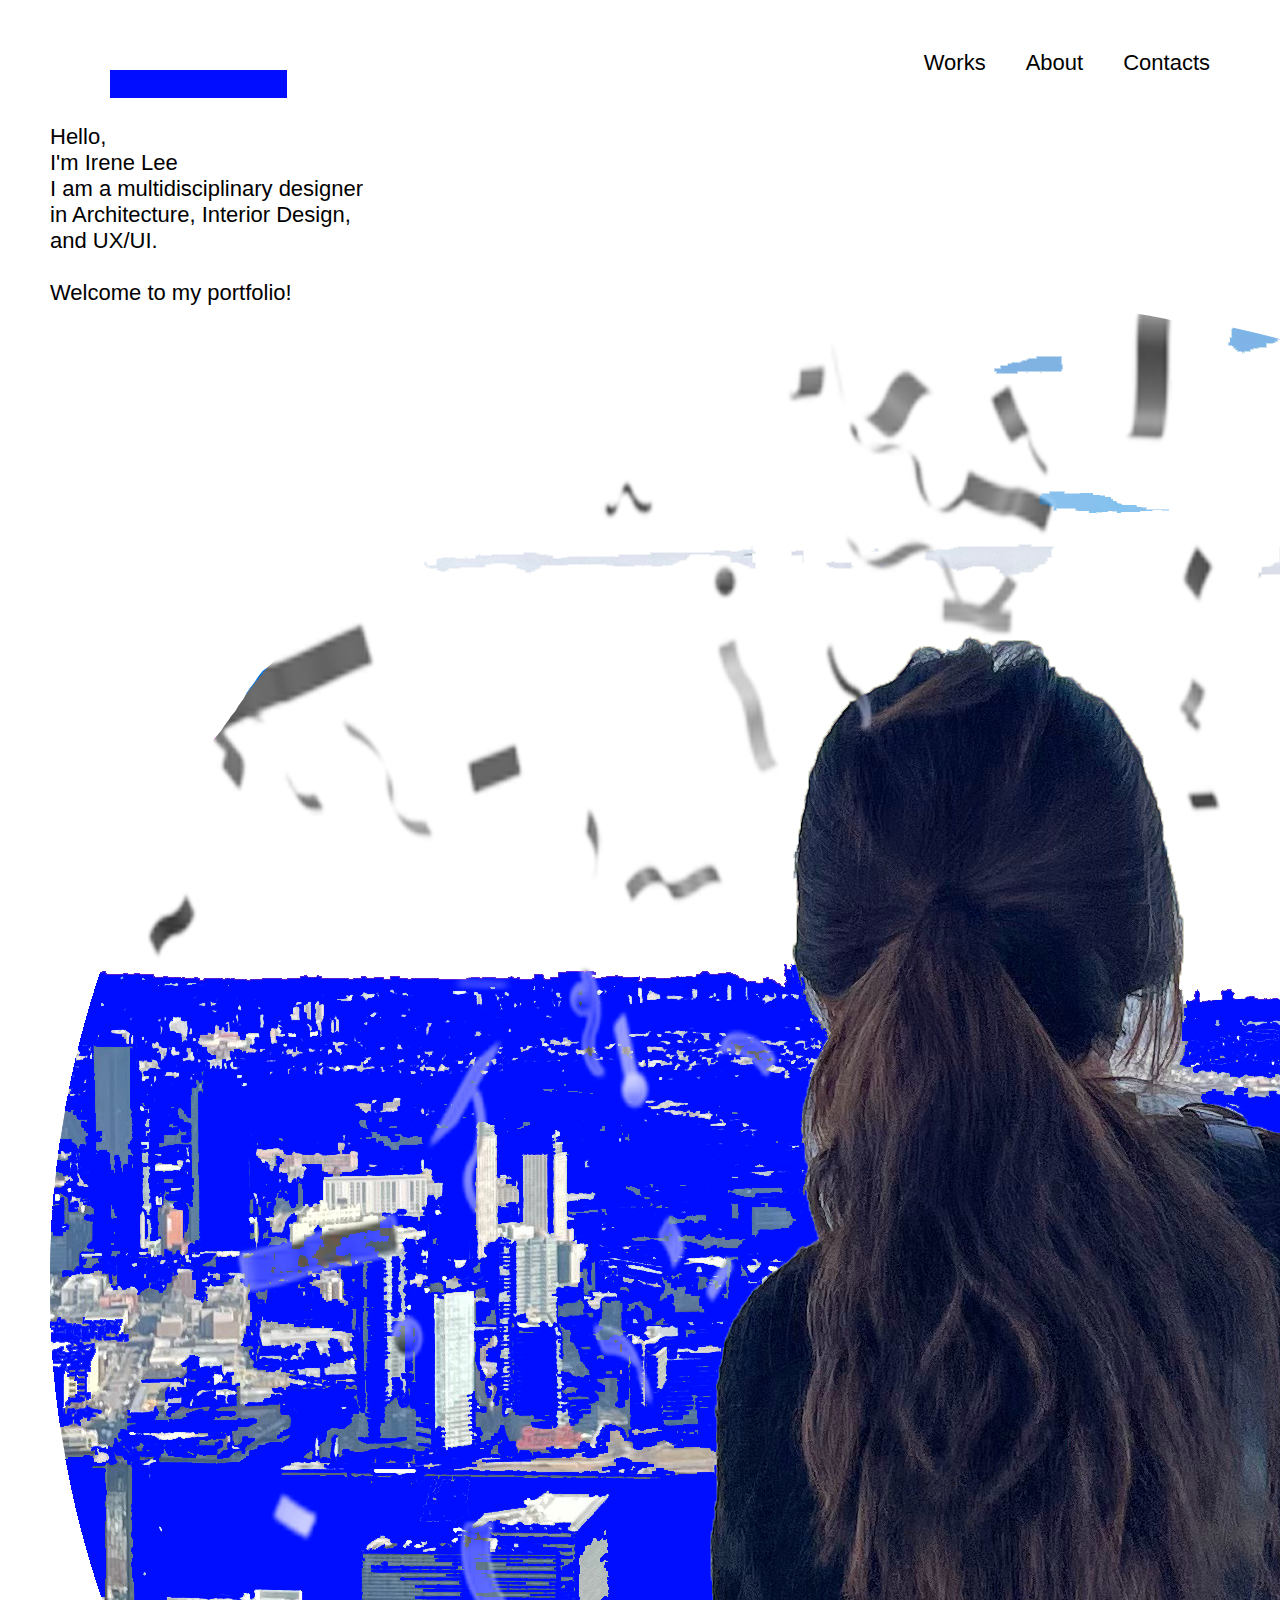
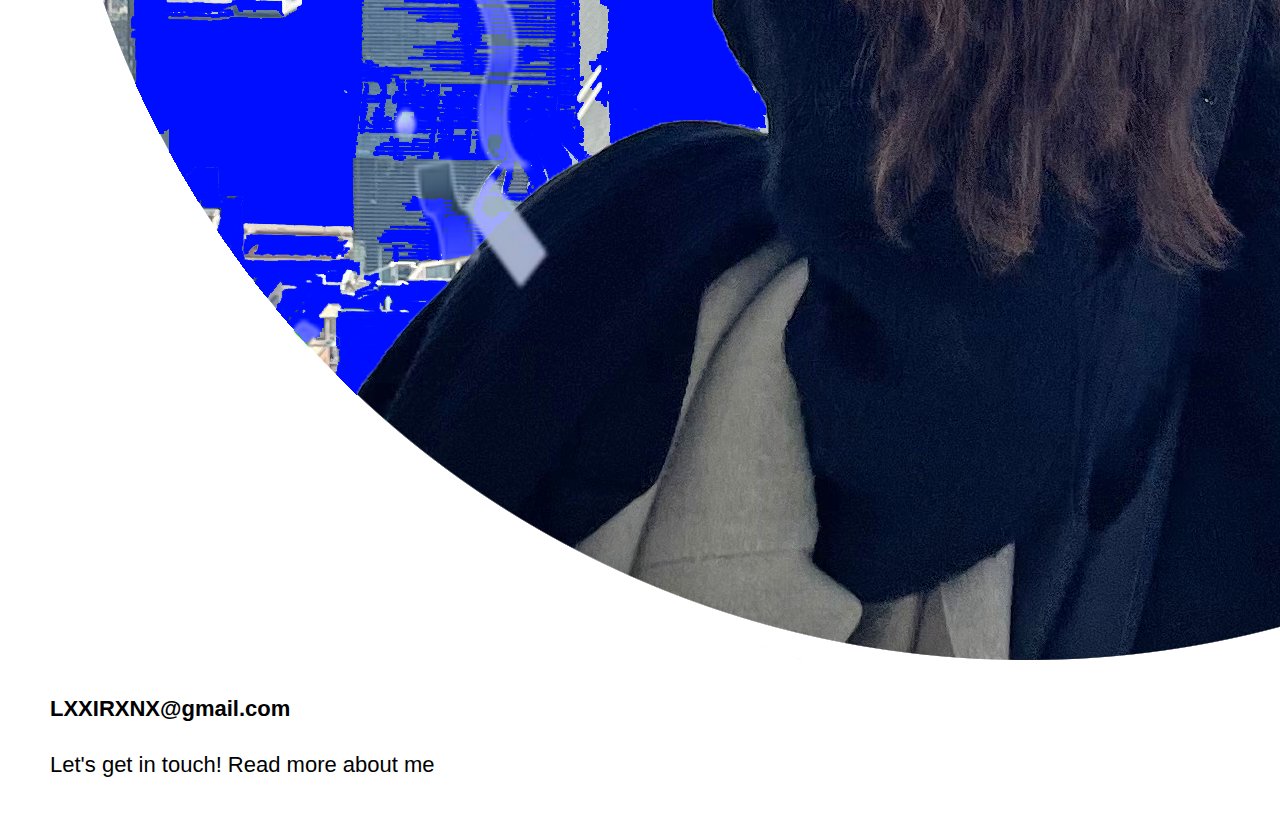
<file: index.html>
<!DOCTYPE html>
<html lang="en">

<head>
    <meta name="viewport" content="width=device-width, initial-scale=1.0">

    <title>Portfolio</title>
    <link rel="stylesheet" href="style.css" type="text/css">

    <style>
        body {
            margin: 50px;
            padding: 0;
            font-family: sans-serif;
            font-size: 22px;
        }

        .navbar {
            background-color: white;
            overflow: hidden;
        }

        .navbar ul {
            list-style-type: none;
            margin: 0;
            padding: 0;
            overflow: hidden;
        }

        .navbar ul li {
            float: right;
        }

        .navbar ul li a {
            display: black;
            color: black;
            text-align: center;
            padding: 14px 20px;
            text-decoration: none;
        }

        .navbar-brand {
            float: left;
            padding: 20px 60px;
            text-decoration: none;
        }

        .navbar ul li a:hover {
            background-color: none;
            color: #000DFF;
        }

        .blueCircle-UIUX a:hover {
            background-color: none;
            color: #000DFF;
        }
    </style>
</head>

<body>
    <!-----------------Navigation Bar Here-------------->
    <div class="navbar">
        <a class="navbar-brand" href="index.html">
            <img src="Images/Logo.png">
        </a>
        <ul>
            <li><a href="contact.html" onmouseover="hoverEffect(this)" onmouseout="resetEffect(this)"
                    oneclick="showSection ('contacts')">Contacts</a></li>
            <li><a href="Aboutme.html" onmouseover="hoverEffect(this)" onmouseout="resetEffect(this)"
                    oneclick="showSection ('about')">About</a></li>
            <li><a href="work.html" onmouseover="hoverEffect(this)" onmouseout="resetEffect(this)"
                    oneclick="showSection ('works')">Works</a></li>
        </ul>
    </div>

    <!-------------------Homepage Here------------------>
    <section id="home">

        <div class="Introduction-Hi">Hello, <br> I'm Irene Lee</div>
        <div class="Introduction-Welcome"> I am a multidisciplinary designer <br> in Architecture, Interior Design,
            <br>
            and UX/UI. <br> <br> Welcome to my portfolio!
        </div>

        <div class="Homepage">
            <div class="pinkCircle"></div>
            <img src="Images/myself.png" alt="myself">
        </div>
    </section>

    <!-------------------Footer Here------------------>
    <footer class="footerContainer">
        <div class="footerEmail">
            <h4>LXXIRXNX@gmail.com</h4>
        </div>
        <div class="letsGetinTouch">
            <p> Let's get in touch! Read more about me</p>
        </div>
    </footer>

    <script>

        // JavaScript function for hover effect
        function hoverEffect(element) {
            element.style.backgroundColor = 'none';
            element.style.color = '000DFF';
        }

        // JavaScript function to reset hover effect
        function resetEffect(element) {
            element.style.backgroundColor = 'none';
            element.style.color = '000DFF';
        }

        // JavaScript function to show/hide sections
        function showSection(sectionId) {
            var sections = document.querySelectorAll('section');
            sections.forEach(function (section) {
                section.style.display = 'none';
            });

            document.getElementById(sectionId).style.display = 'block';
        }

        // JavaScript function to swift pages
        function showSection(sectionId) {
            // Hide all sections
            var sections = document.querySelectorAll('section');
            sections.forEach(function (section) {
                section.style.display = 'none';
            });

            // Show the selected section
            document.getElementById(sectionId).style.display = 'block';
        }
    </script>

    <!------------- Bootstrap JS ------------->
    <script src="https://code.jquery.com/jquery-3.5.1.slim.min.js"></script>
    <script src="https://cdn.jsdelivr.net/npm/popper.js@1.16.0/dist/umd/popper.min.js"></script>
    <script src="https://maxcdn.bootstrapcdn.com/bootstrap/4.5.2/js/bootstrap.min.js"></script>

</body>

</body>

</html>
</file>
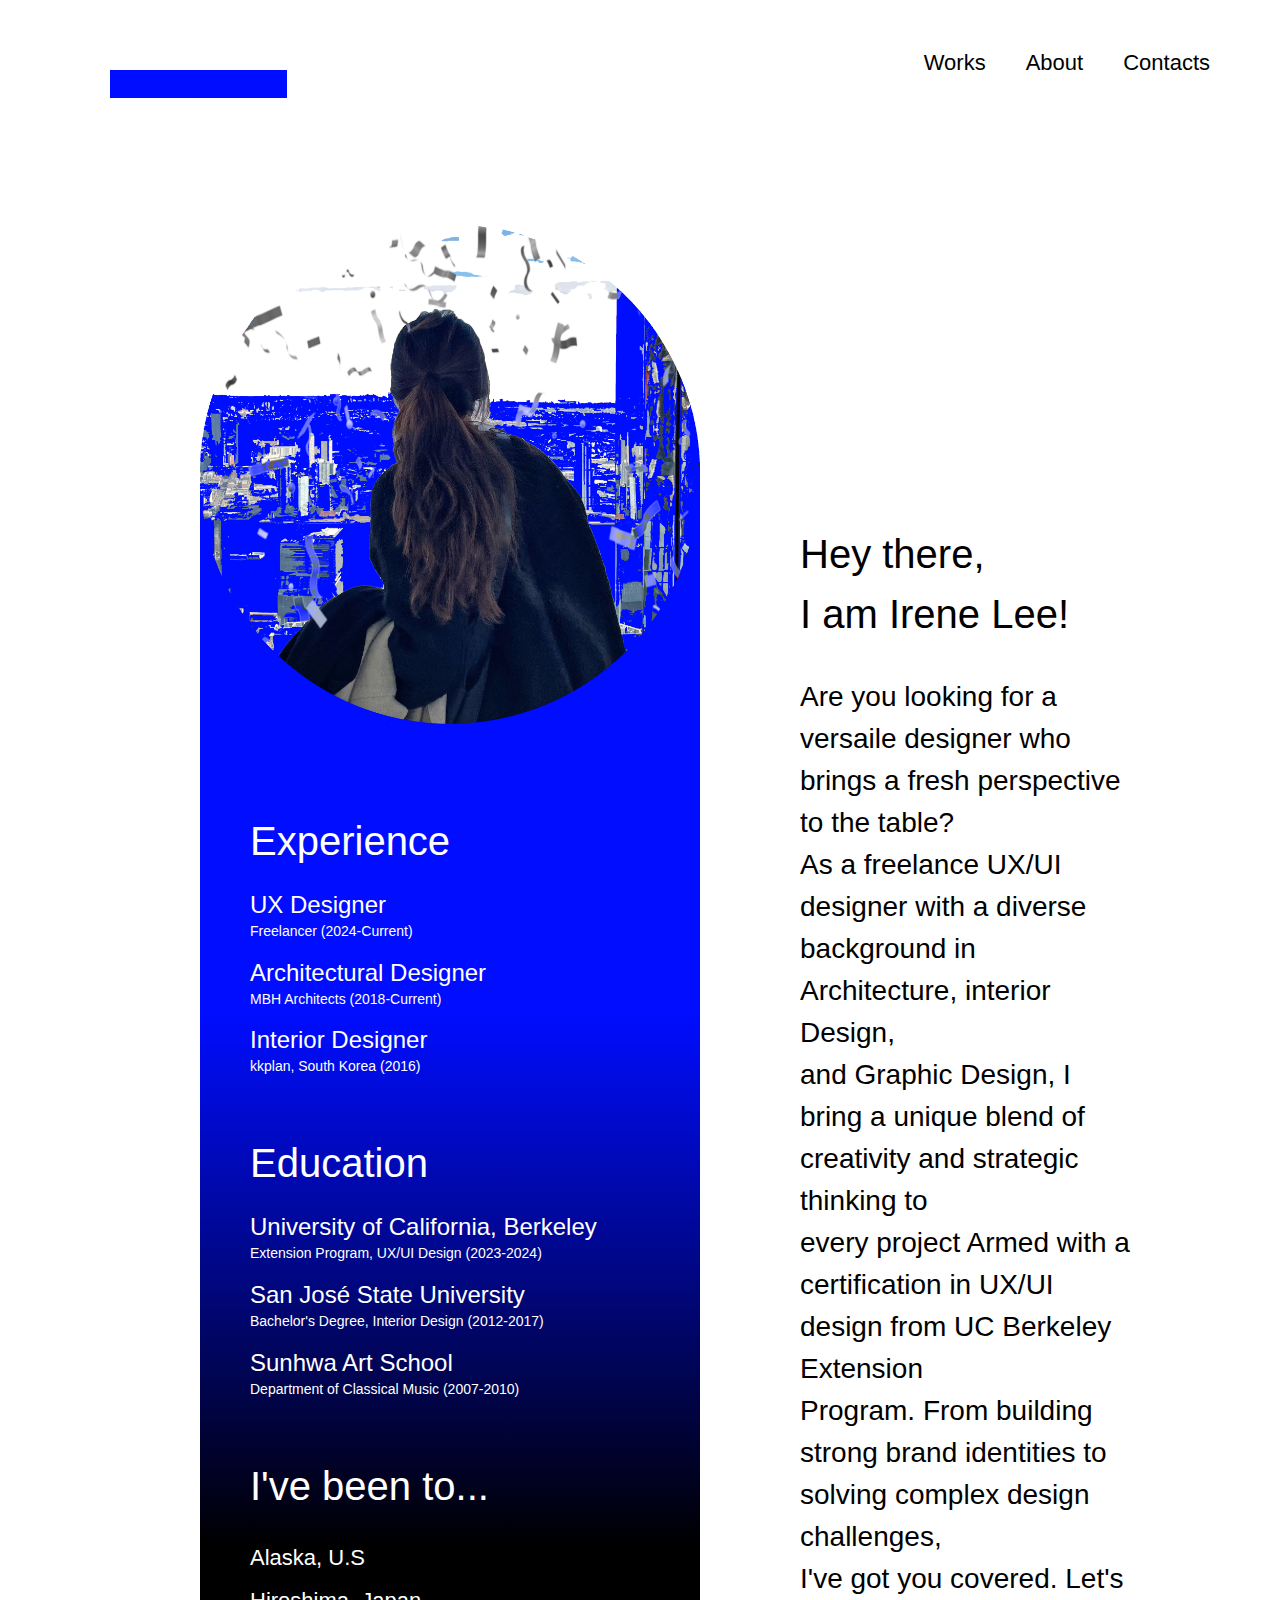
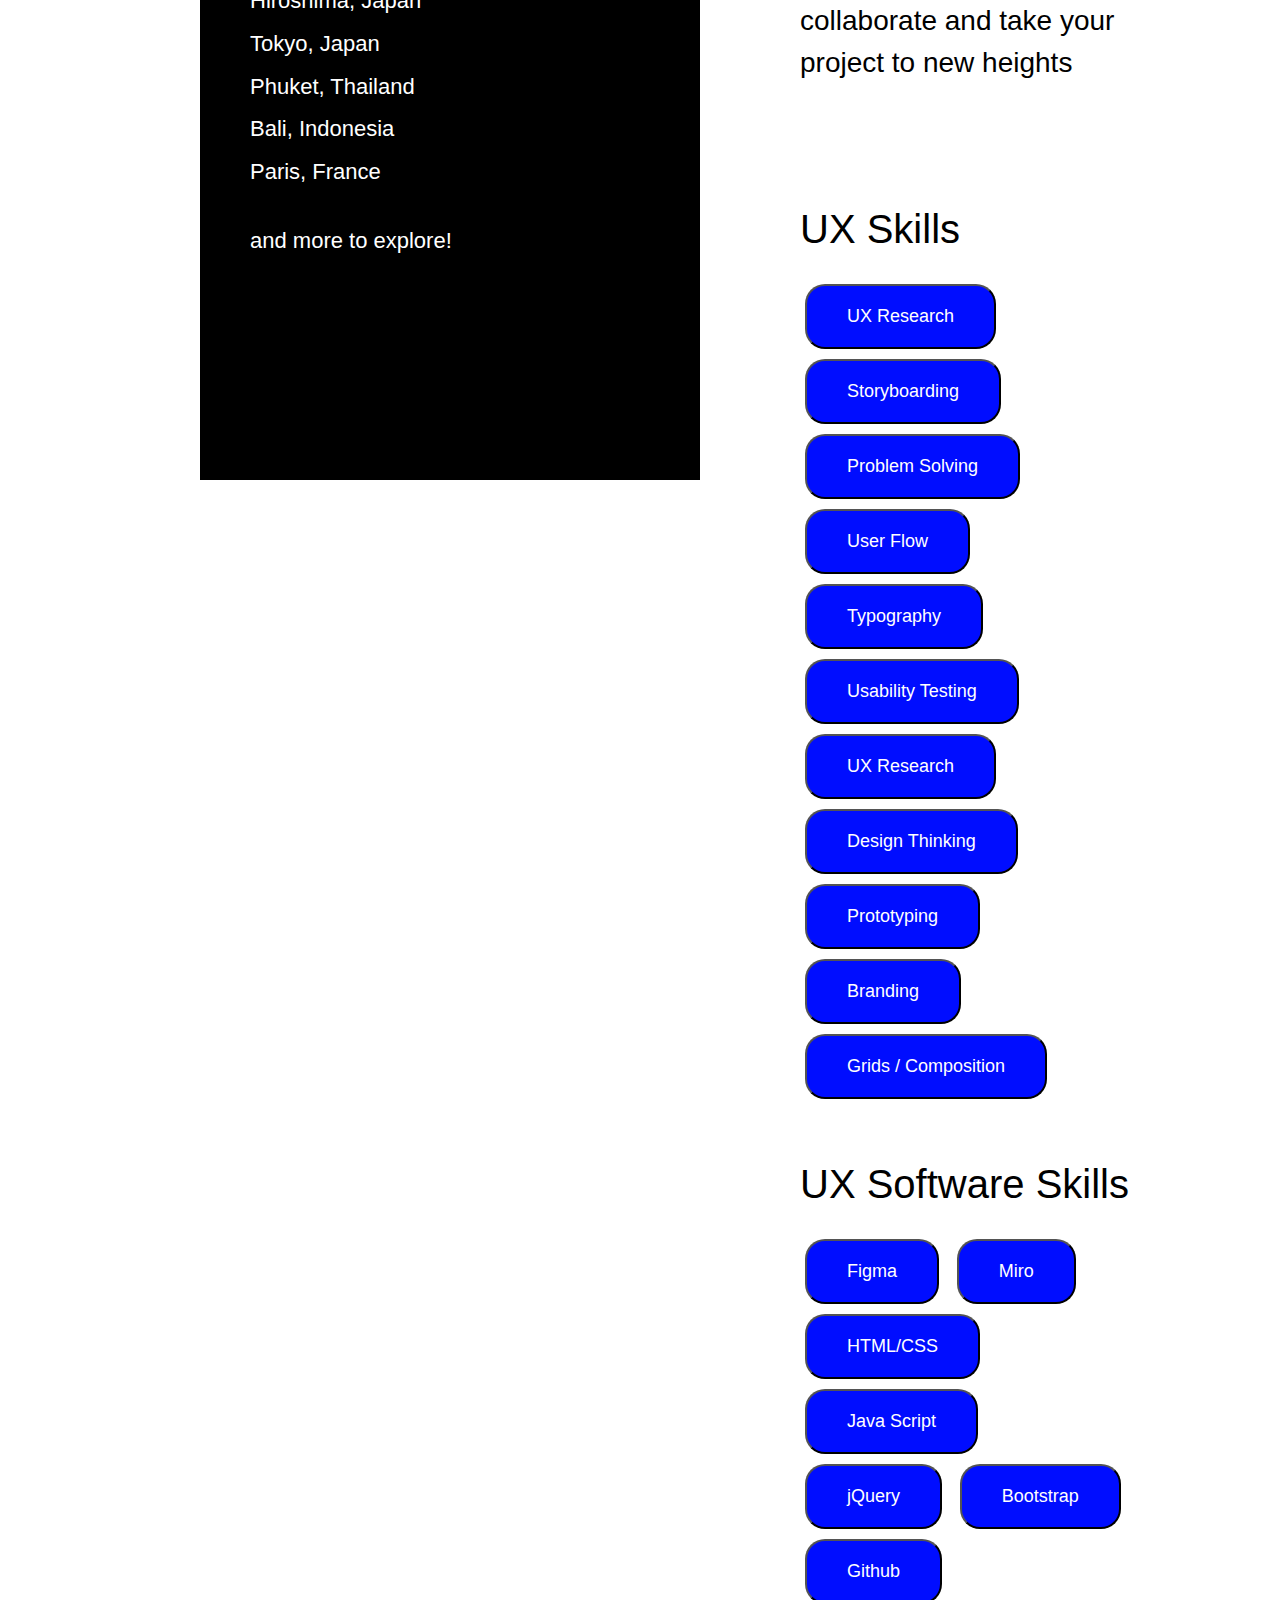
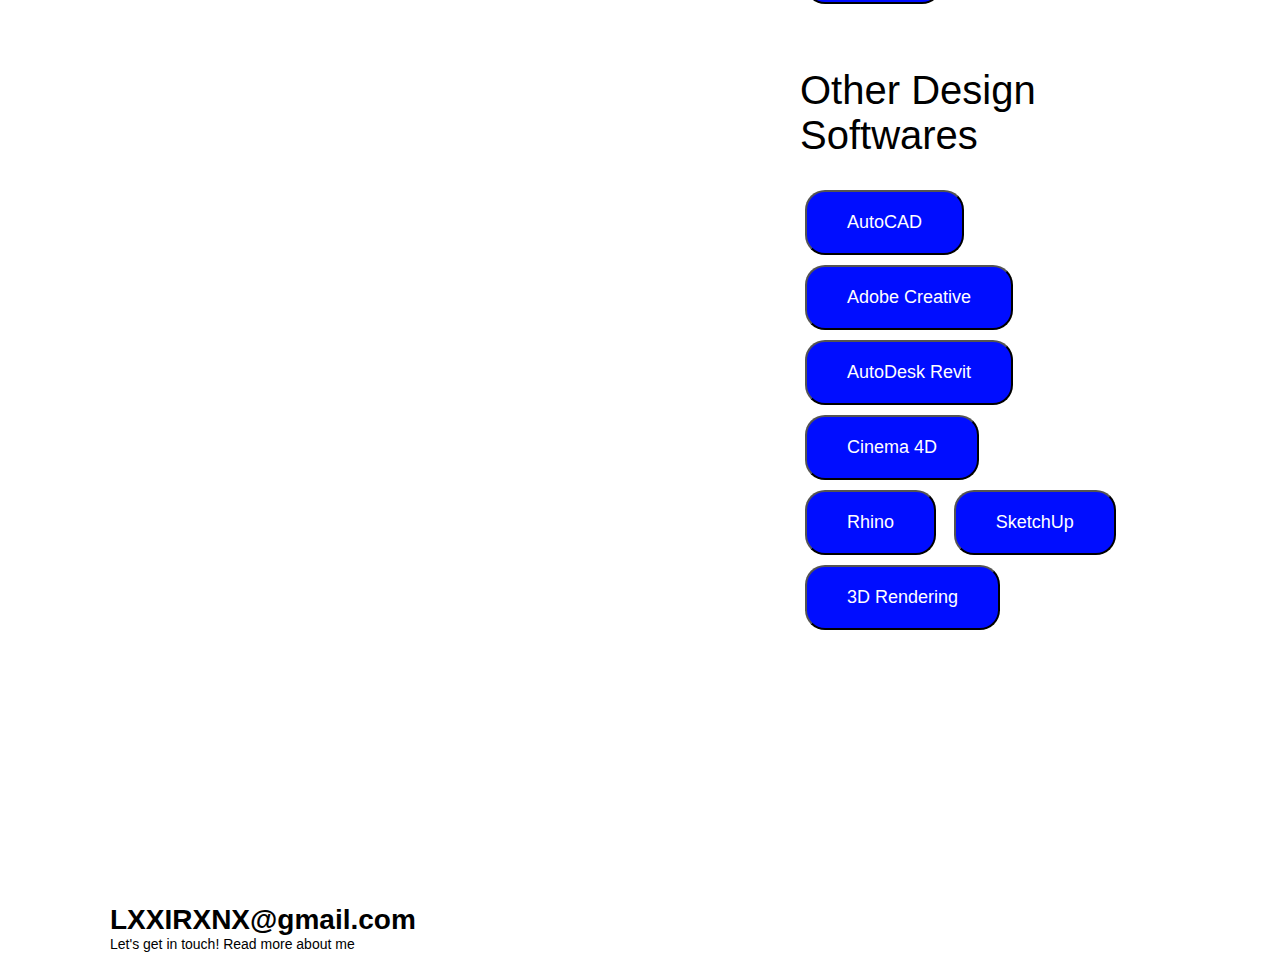
<file: Aboutme.html>
<!DOCTYPE html>
<html lang="en">

<head>
    <title>Portfolio</title>
    <link rel="stylesheet" href="Aboutme.css" type="text/css">

    <title>Navbar</title>
    <style>
        body {
            margin: 50px;
            padding: 0;
            font-family: sans-serif;
            font-size: 22px;
        }

        .navbar {
            background-color: white;
            overflow: hidden;
        }

        .navbar ul {
            list-style-type: none;
            margin: 0;
            padding: 0;
            overflow: hidden;
        }

        .navbar ul li {
            float: right;
        }

        .navbar ul li a {
            display: blck;
            color: black;
            text-align: center;
            padding: 14px 20px;
            text-decoration: none;
        }

        .navbar-brand {
            float: left;
            padding: 20px 60px;
            text-decoration: none;
        }

        .navbar ul li a:hover {
            background-color: none;
            color: #000DFF;
        }
    </style>
</head>

<body>
    <!-----------------Navigation Bar Here-------------->
    <div class="navbar">
        <a class="navbar-brand" href="index.html">
            <img src="Images/Logo.png">
        </a>
        <ul>
            <li><a href="contact.html" onmouseover="hoverEffect(this)" onmouseout="resetEffect(this)"
                    oneclick="showSection ('contacts')">Contacts</a></li>
            <li><a href="Aboutme.html" onmouseover="hoverEffect(this)" onmouseout="resetEffect(this)"
                    oneclick="showSection ('about')">About</a></li>
            <li><a href="work.html" onmouseover="hoverEffect(this)" onmouseout="resetEffect(this)"
                    oneclick="showSection ('works')">Works</a></li>
        </ul>
    </div>

    <!-------------------Experience Here------------------>
    <section class="row">
        <div class="aboutPage">
            <img src="Images/myself.png" alt="myself">
            <div class="blueBox">
                <div class="blueTexts">
                    <br>
                    <br>
                    <br>
                    <br>
                    <br>
                    <br>
                    <br>
                    <br>
                    <br>
                    <br>
                    <br>
                    <br>
                    <h1>Experience</h1>
                    <h2>UX Designer</h2>
                    <p>Freelancer (2024-Current)</p>
                    <h2>Architectural Designer</h2>
                    <p>MBH Architects (2018-Current)</p>
                    <h2>Interior Designer</h2>
                    <p>kkplan, South Korea (2016)</p>

                    <br>
                    <h1>Education</h1>
                    <h2>University of California, Berkeley </h2>
                    <p>Extension Program, UX/UI Design (2023-2024)</p>
                    <h2>San José State University</h2>
                    <p>Bachelor's Degree, Interior Design (2012-2017)</p>
                    <h2>Sunhwa Art School</h2>
                    <p>Department of Classical Music (2007-2010) </p>

                    <br>
                    <h1>I've been to...</h1>
                    <h5>Alaska, U.S</h5>
                    <h5>Hiroshima, Japan</h5>
                    <h5>Tokyo, Japan</h5>
                    <h5>Phuket, Thailand</h5>
                    <h5>Bali, Indonesia</h5>
                    <h5>Paris, France</h5>
                    <br>
                    <h5>and more to explore!</h5>
                </div>
            </div>
        </div>

        <!-------------------Abot Here------------------>
        <div class="Aboutme">
            <div class="inline-text">
                <div class="hello">Hey there, <br> I am Irene Lee!</div>
                <br>
                <div class="i-am">Are you looking for a versaile designer who brings a fresh perspective to the table?
                    <br> As a freelance UX/UI designer with a diverse background in Architecture, interior Design, <br>
                    and
                    Graphic Design, I bring a unique blend of creativity and strategic thinking to <br>every project
                    Armed with a certification in UX/UI design from UC Berkeley Extension <br> Program. From building
                    strong
                    brand identities to solving complex design challenges, <br>I've got you covered. Let's collaborate
                    and
                    take your project to new heights<br>
                </div>

                <br>
                <br>
                <br>
                <div>
                    <h1>UX Skills</h1>
                    <button class="skillButtons">UX Research</button>
                    <button class="skillButtons">Storyboarding</button>
                    <button class="skillButtons">Problem Solving</button>
                    <button class="skillButtons">User Flow</button>
                    <button class="skillButtons">Typography</button>
                    <br>
                    <button class="skillButtons">Usability Testing</button>
                    <button class="skillButtons">UX Research</button>
                    <button class="skillButtons">Design Thinking</button>
                    <button class="skillButtons">Prototyping</button>
                    <button class="skillButtons">Branding</button>
                    <br>
                    <button class="skillButtons">Grids / Composition</button>
                    <br>
                    <br>
                </div>

                <div>
                    <h1>UX Software Skills</h1>
                    <button class="skillButtons">Figma</button>
                    <button class="skillButtons">Miro</button>
                    <button class="skillButtons">HTML/CSS</button>
                    <br>
                    <button class="skillButtons">Java Script</button>
                    <button class="skillButtons">jQuery</button>
                    <button class="skillButtons">Bootstrap</button>
                    <button class="skillButtons">Github</button>
                    <br>
                    <br>
                </div>

                <div>
                    <h1>Other Design Softwares</h1>
                    <button class="skillButtons">AutoCAD</button>
                    <button class="skillButtons">Adobe Creative</button>
                    <button class="skillButtons">AutoDesk Revit</button>
                    <br>
                    <button class="skillButtons">Cinema 4D</button>
                    <button class="skillButtons">Rhino</button>
                    <button class="skillButtons">SketchUp</button>
                    <button class="skillButtons">3D Rendering</button>
                    <br>
                    <br>
                </div>

            </div>
        </div>
    </section>

    <!-------------------Footer Here------------------>
    <div class="footerContainer">
        <div class="footerEmail">
            <h4>LXXIRXNX@gmail.com</h4>
        </div>
        <div class="letsGetinTouch">
            <p> Let's get in touch! Read more about me</p>
        </div>
    </div>

</body>

</html>
</file>
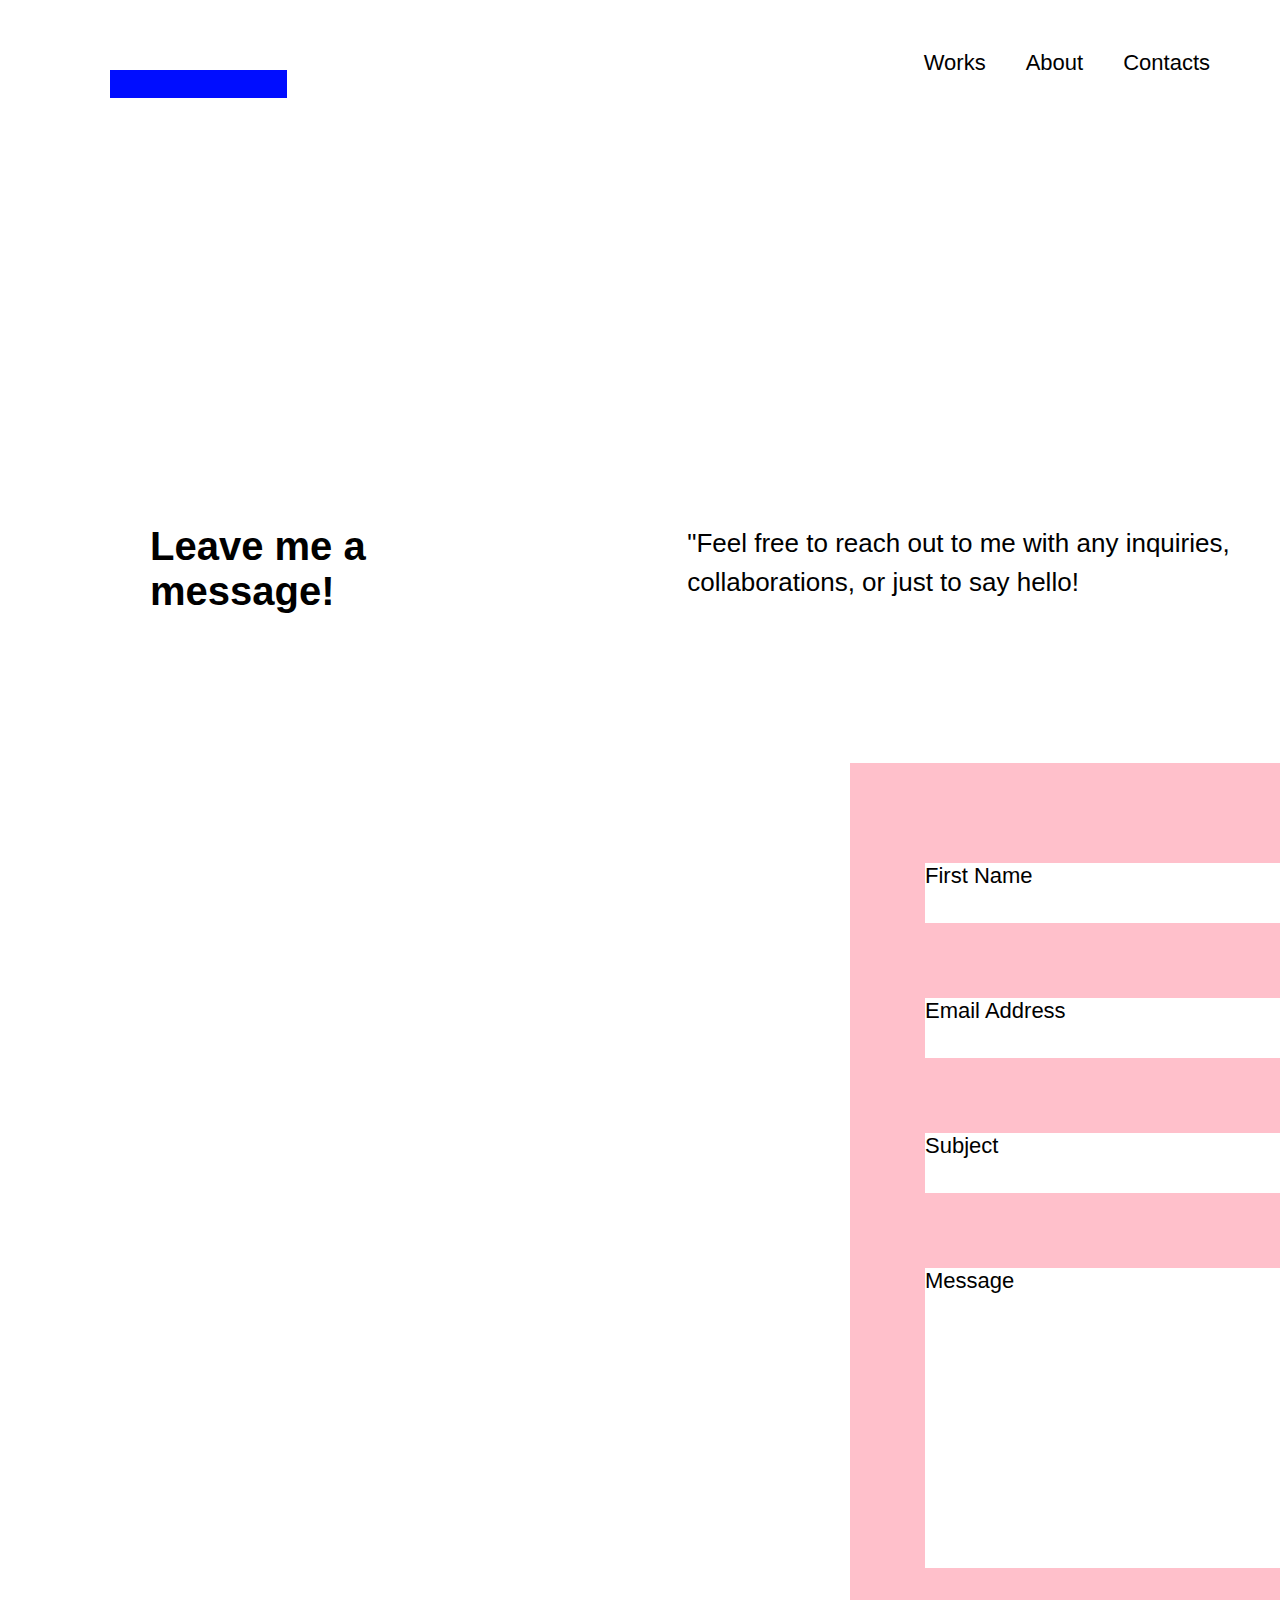
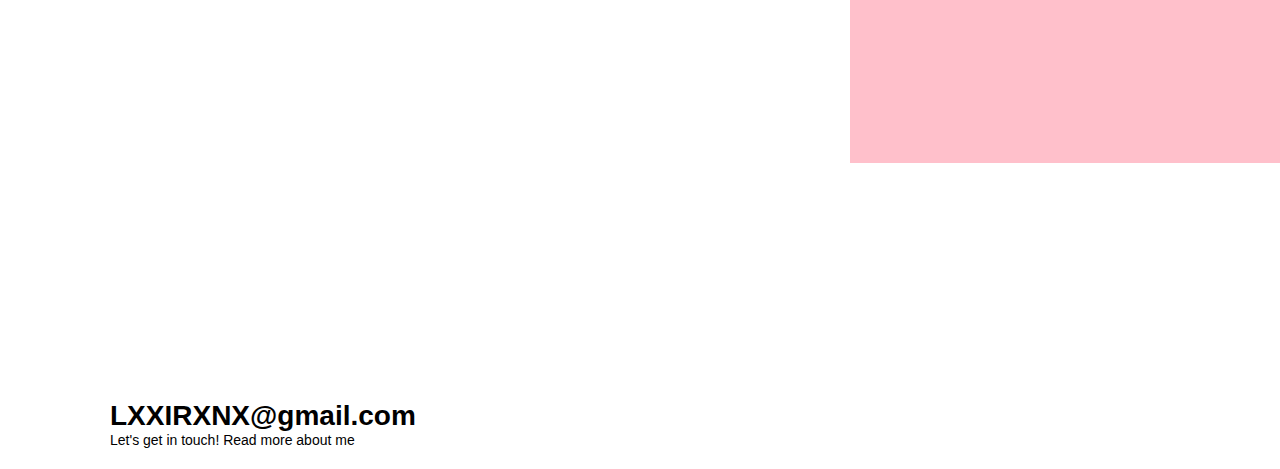
<file: contact.html>
<!DOCTYPE html>
<html lang="en">

<head>
    <title>Portfolio</title>
    <link rel="stylesheet" href="contact.css" type="text/css">


    <title>Navbar</title>
    <style>
        body {
            margin: 50px;
            padding: 0;
            font-family: sans-serif;
            font-size: 22px;
        }

        .navbar {
            background-color: white;
            overflow: hidden;
        }

        .navbar ul {
            list-style-type: none;
            margin: 0;
            padding: 0;
            overflow: hidden;
        }

        .navbar ul li {
            float: right;
        }

        .navbar ul li a {
            display: black;
            color: black;
            text-align: center;
            padding: 14px 20px;
            text-decoration: none;
        }

        .navbar-brand {
            float: left;
            padding: 20px 60px;
            text-decoration: none;
        }

        .navbar ul li a:hover {
            background-color: none;
            color: #000DFF;
        }
    </style>
</head>

<body>
    <!-----------------Navigation Bar Here-------------->
    <div class="navbar">
        <a class="navbar-brand" href="index.html">
            <img src="Images/Logo.png">
        </a>
        <ul>
            <li><a href="contact.html" onmouseover="hoverEffect(this)" onmouseout="resetEffect(this)"
                    oneclick="showSection ('contacts')">Contacts</a></li>
            <li><a href="Aboutme.html" onmouseover="hoverEffect(this)" onmouseout="resetEffect(this)"
                    oneclick="showSection ('about')">About</a></li>
            <li><a href="work.html" onmouseover="hoverEffect(this)" onmouseout="resetEffect(this)"
                    oneclick="showSection ('works')">Works</a></li>
        </ul>
    </div>


    <!---------------Contacts Only------------->
    <section class="row">
        <h1>Leave me a message!</h1>
        <h6>"Feel free to reach out to me with any inquiries, collaborations, or just to say hello!</h6>
    </section>

    <!---------------Contacts Only------------->
    <section>
        <div class="pinkSection">
            <div class="row1">
                <div class="firstName">First Name</div>
                <div class="lastName">Last Name </div>
            </div>

            <div class="row2">
                <div class="emailAddress">Email Address</div>
            </div>

            <div class="row3">
                <div class="subject">Subject</div>
            </div>

            <div class="row4">
                <div class="message">Message</div>
            </div>
        </div>
    </section>

    <!-------------------Footer Here------------------>
    <footer class="footerContainer">
        <div class="footerEmail">
            <h4>LXXIRXNX@gmail.com</h4>
        </div>
        <div class="letsGetinTouch">
            <p> Let's get in touch! Read more about me</p>
        </div>
    </footer>


</body>

</html>
</file>
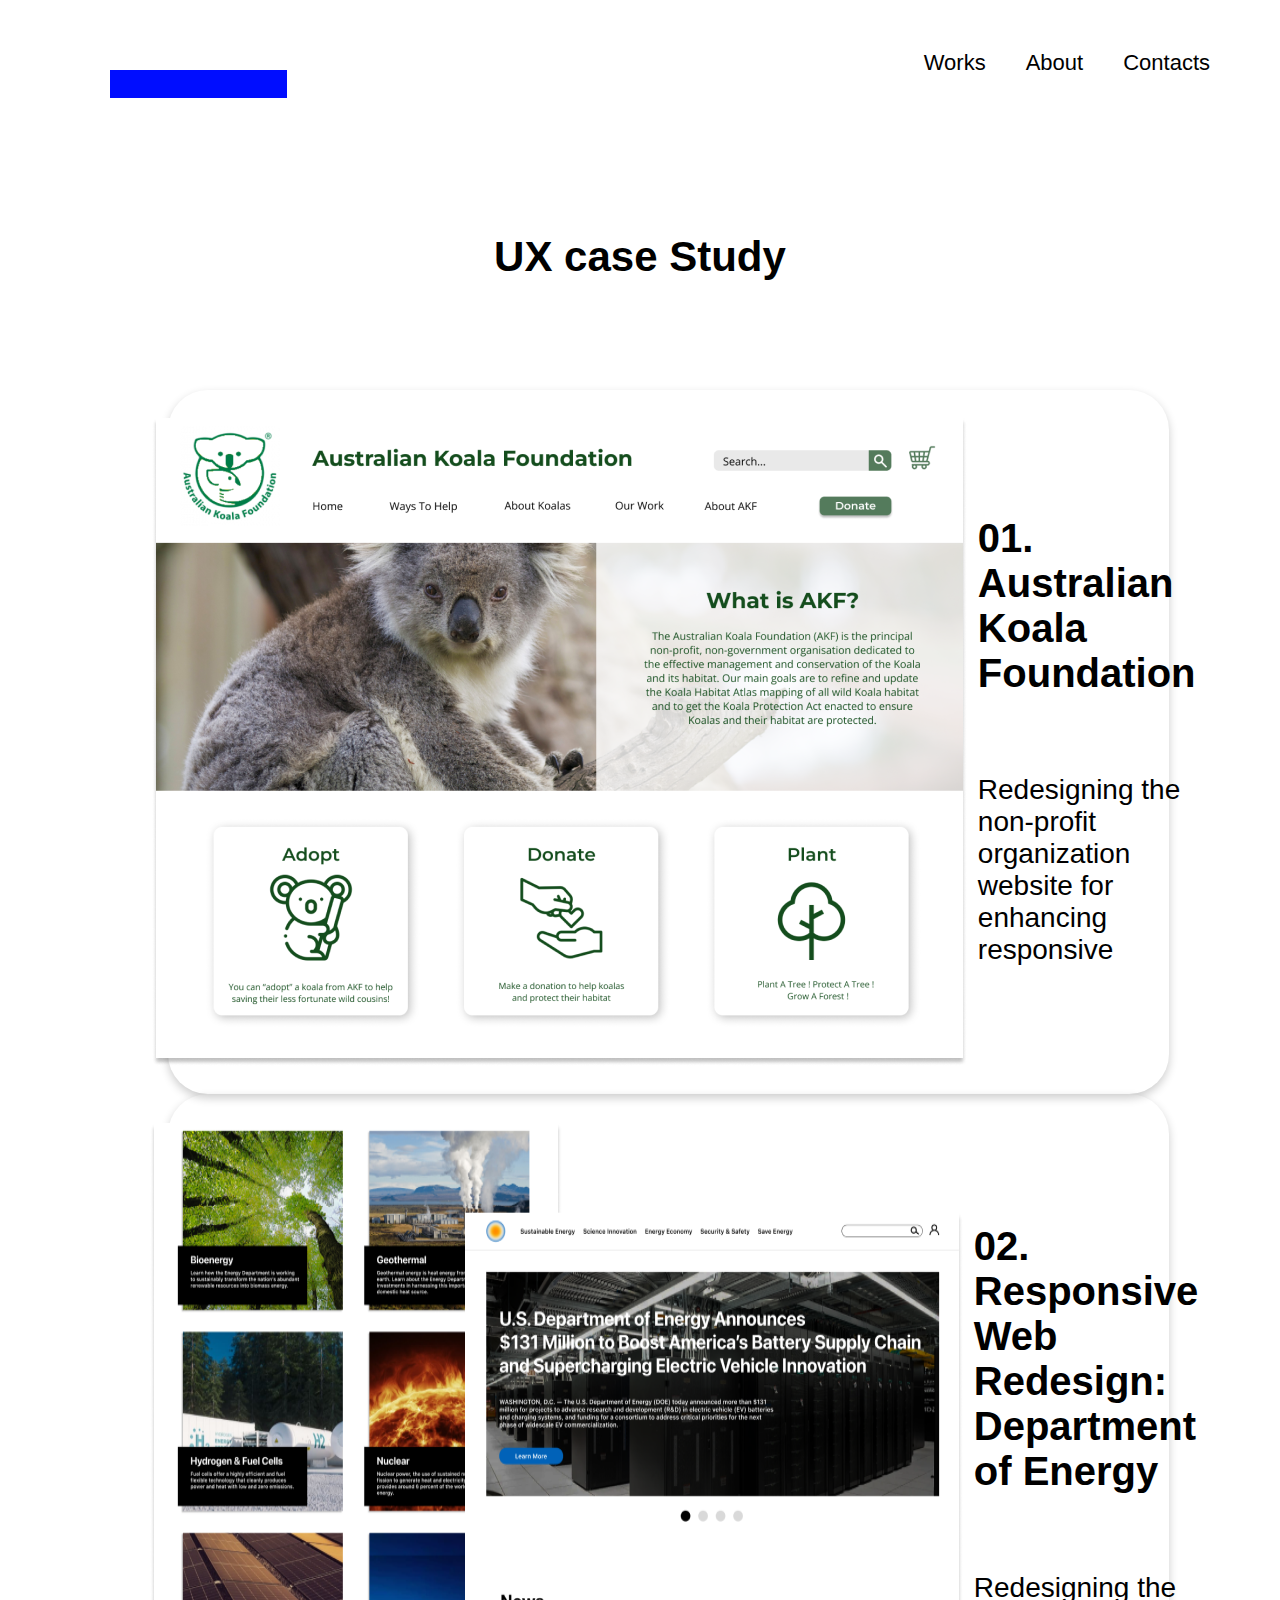
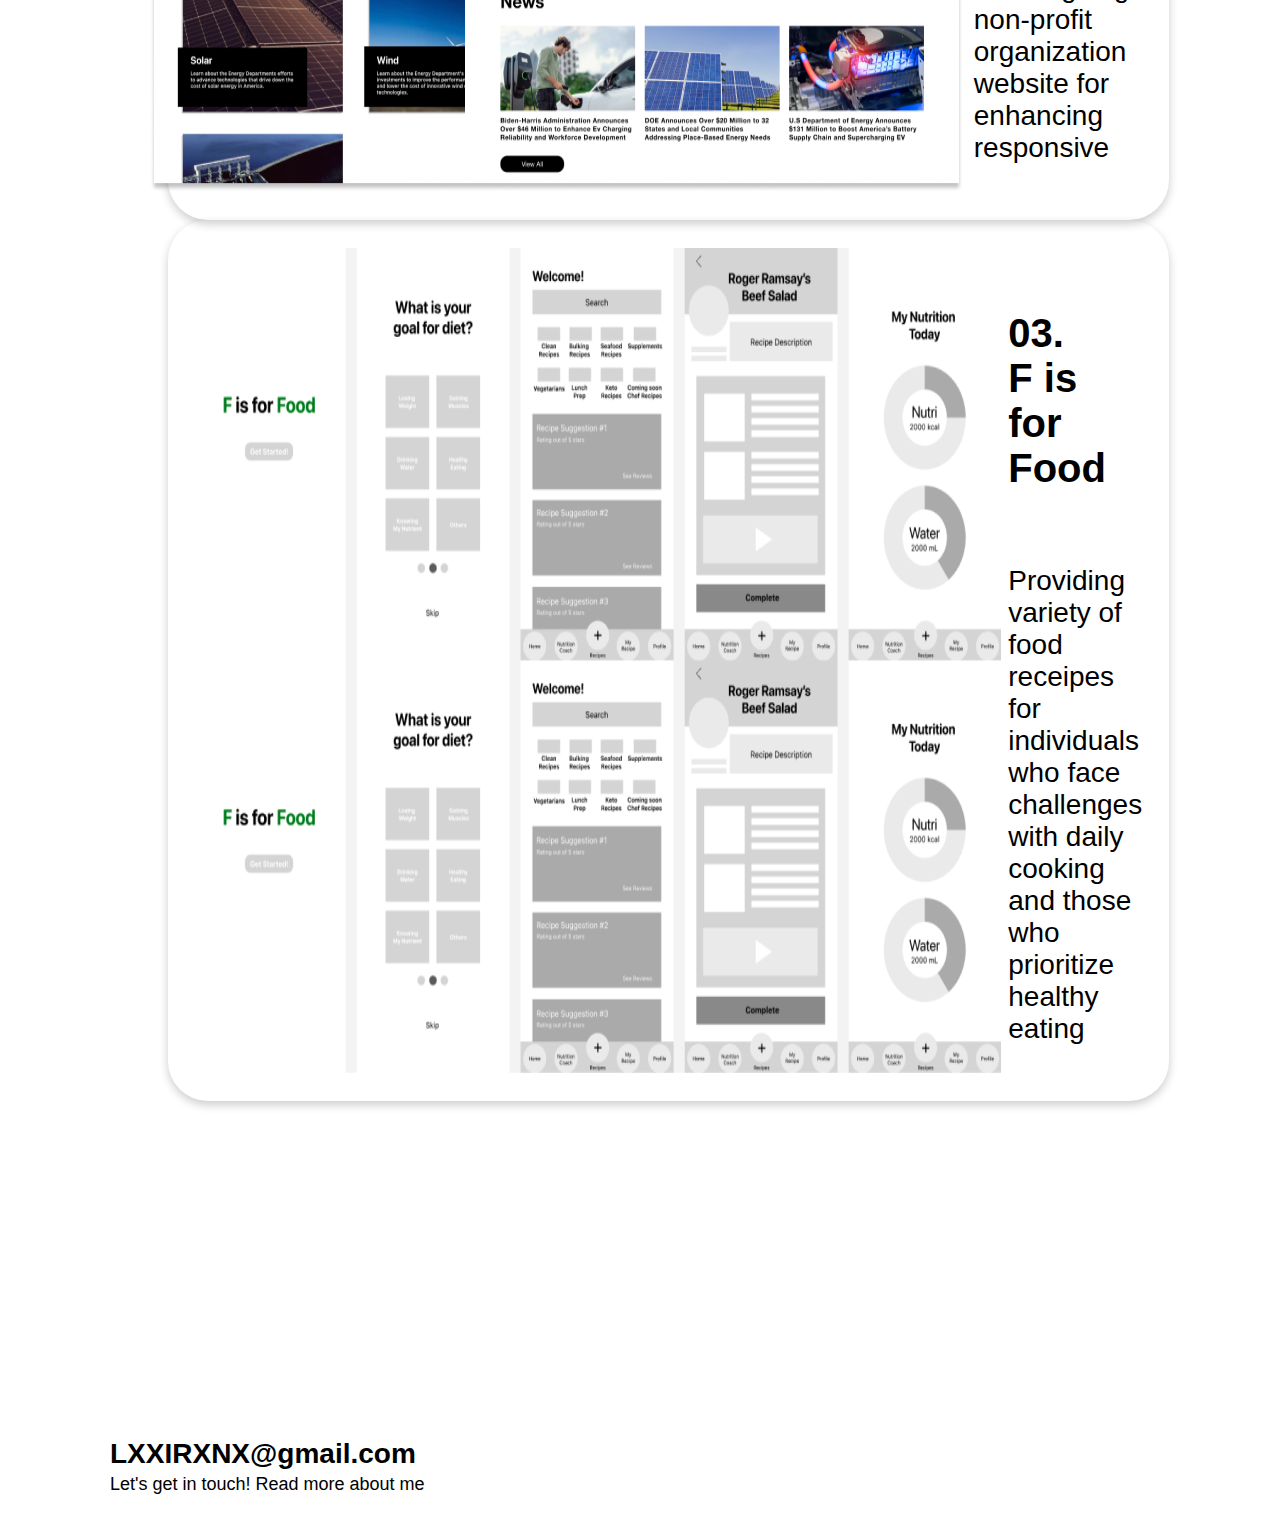
<file: UX.html>
<!DOCTYPE html>
<html lang="en">

<head>
    <title>Portfolio</title>
    <link rel="stylesheet" href="UX.css" type="text/css">

    <title>Navbar</title>
    <style>
        body {
            margin: 50px;
            padding: 0;
            font-family: sans-serif;
            font-size: 22px;
        }

        .navbar {
            background-color: white;
            overflow: hidden;
        }

        .navbar ul {
            list-style-type: none;
            margin: 0;
            padding: 0;
            overflow: hidden;
        }

        .navbar ul li {
            float: right;
        }

        .navbar ul li a {
            display: blck;
            color: black;
            text-align: center;
            padding: 14px 20px;
            text-decoration: none;
        }

        .navbar-brand {
            float: left;
            padding: 20px 60px;
            text-decoration: none;
        }

        .navbar ul li a:hover {
            background-color: none;
            color: #000DFF;
        }
    </style>
</head>

<body>
    <!-----------------Navigation Bar Here-------------->
    <div class="navbar">
        <a class="navbar-brand" href="index.html">
            <img src="Images/Logo.png">
        </a>
        <ul>
            <li><a href="contact.html" onmouseover="hoverEffect(this)" onmouseout="resetEffect(this)"
                    oneclick="showSection ('contacts')">Contacts</a></li>
            <li><a href="Aboutme.html" onmouseover="hoverEffect(this)" onmouseout="resetEffect(this)"
                    oneclick="showSection ('about')">About</a></li>
            <li><a href="work.html" onmouseover="hoverEffect(this)" onmouseout="resetEffect(this)"
                    oneclick="showSection ('works')">Works</a></li>
        </ul>
    </div>

    <!--------------Cards Here--------------->
    <section>
        <div class="listing-1">
            <h2>UX case Study</h2>
        </div>

        <div class="vertical-cards">
            <div class="card">
                <img src="Images/UX card 1.png" class="card-img-top" alt="...">
                <div class="card-body">
                    <h5 class="card-title">01. <br> Australian Koala Foundation</h5>
                    <p class="card-text"> Redesigning the non-profit organization website for enhancing responsive
                    </p>
                </div>
            </div>
            <div class="card">
                <img src="Images/UX card 2.png" class="card-img-top" alt="...">
                <div class="card-body">
                    <h5 class="card-title">02. <br> Responsive Web Redesign: Department of Energy</h5>
                    <p class="card-text"> Redesigning the non-profit organization website for enhancing responsive
                    </p>
                </div>
            </div>
            <div class="card">
                <img src="Images/UX card 3.png" class="card-img-top" alt="...">
                <div class="card-body">
                    <h5 class="card-title">03. <br> F is for Food</h5>
                    <p class="card-text"> Providing variety of food receipes for individuals who face challenges
                        with daily cooking and those who prioritize healthy eating</p>
                </div>
            </div>
        </div>
        </div>
    </section>

    <!-------------------Footer Here------------------>
    <div class="footerContainer">
        <div class="footerEmail">
            <h4>LXXIRXNX@gmail.com</h4>
        </div>
        <div class="letsGetinTouch">
            <p> Let's get in touch! Read more about me</p>
        </div>
    </div>

</body>

</html>
</file>
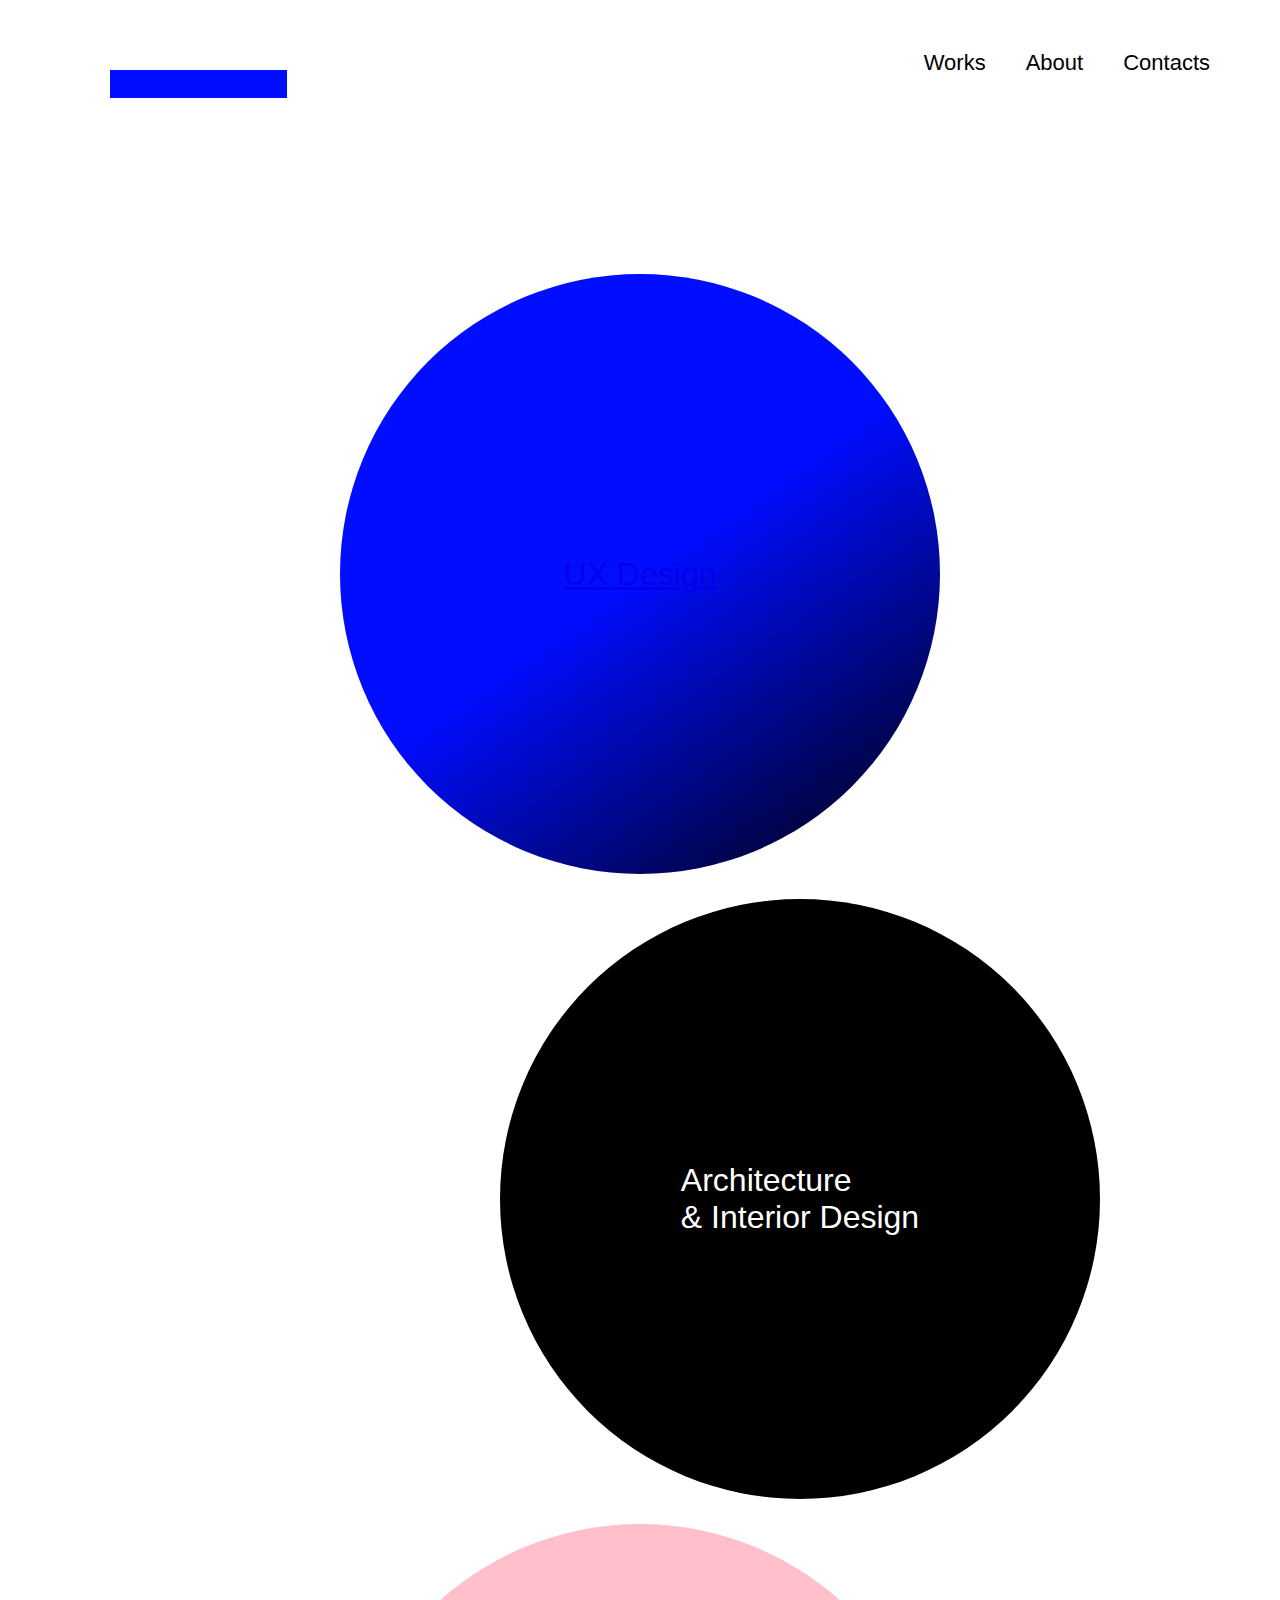
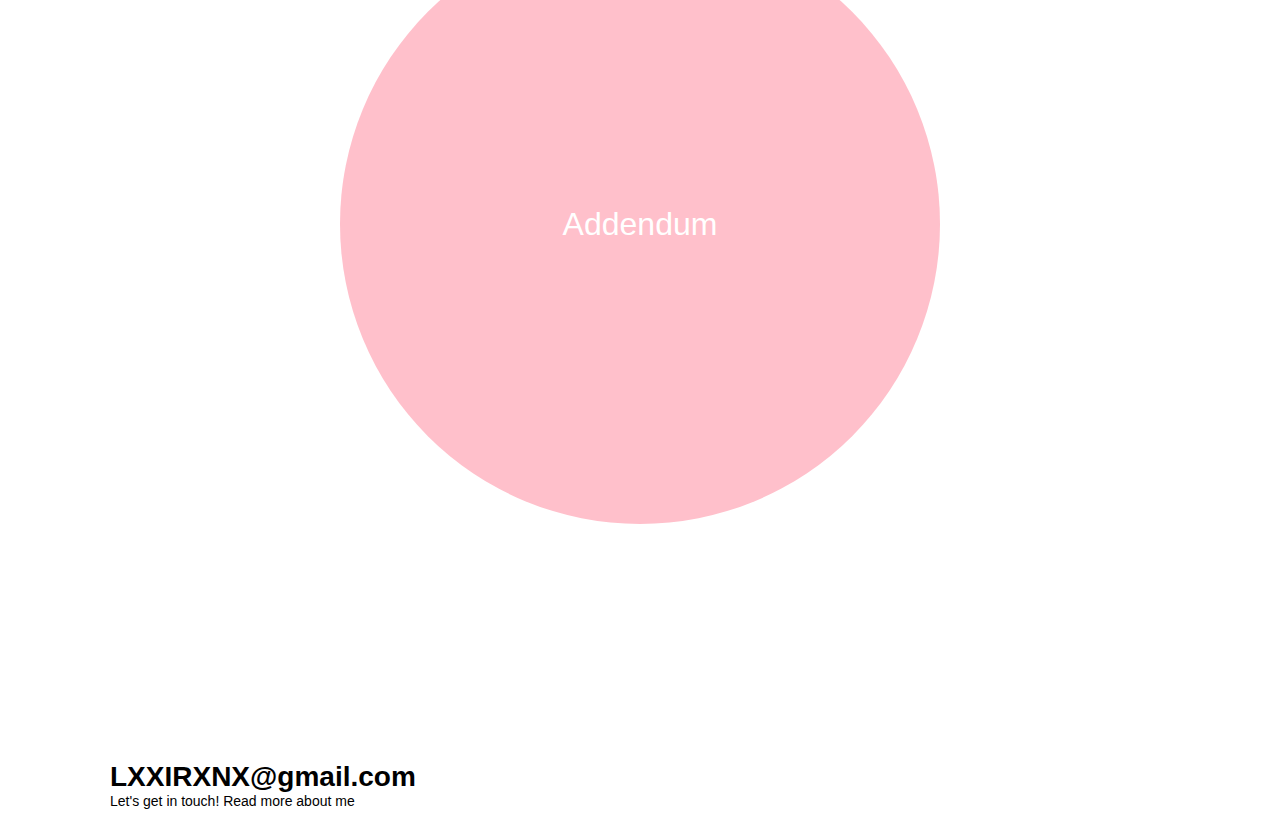
<file: work.html>
<!DOCTYPE html>
<html lang="en">

<head>
    <title>Portfolio</title>
    <link rel="stylesheet" href="work.css" type="text/css">

    <title>Navbar</title>
    <style>
        body {
            margin: 50px;
            padding: 0;
            font-family: sans-serif;
            font-size: 22px;
        }

        .navbar {
            background-color: white;
            overflow: hidden;
        }

        .navbar ul {
            list-style-type: none;
            margin: 0;
            padding: 0;
            overflow: hidden;
        }

        .navbar ul li {
            float: right;
        }

        .navbar ul li a {
            display: blck;
            color: black;
            text-align: center;
            padding: 14px 20px;
            text-decoration: none;
        }

        .navbar-brand {
            float: left;
            padding: 20px 60px;
            text-decoration: none;
        }

        .navbar ul li a:hover {
            background-color: none;
            color: #000DFF;
        }

        .blueCircle-UIUX a:hover {
            background-color: none;
            color: #000DFF;
        }
    </style>
</head>

<body>
    <!-----------------Navigation Bar Here-------------->
    <div class="navbar">
        <a class="navbar-brand" href="index.html">
            <img src="Images/Logo.png">
        </a>
        <ul>
            <li><a href="contact.html" onmouseover="hoverEffect(this)" onmouseout="resetEffect(this)"
                    oneclick="showSection ('contacts')">Contacts</a></li>
            <li><a href="Aboutme.html" onmouseover="hoverEffect(this)" onmouseout="resetEffect(this)"
                    oneclick="showSection ('about')">About</a></li>
            <li><a href="work.html" onmouseover="hoverEffect(this)" onmouseout="resetEffect(this)"
                    oneclick="showSection ('works')">Works</a></li>
        </ul>
    </div>

    <!-------------------Works Here------------------>
    <div class="works-Container">


        <div class="circles">
            <div class="blueCircle-UIUX"><a href="UX.html" onmouseover="hoverEffect(this)"
                    onmouseout="resetEffect(this)" oneclick="showSection ('contacts')">UX Design</a></div>
            <div class="blackCircle-architecture">Architecture<br>& Interior Design</div>
            <div class="pinkCircle-addendum">Addendum</div>
        </div>
    </div>

    <!-------------------Footer Here------------------>
    <footer class="footerContainer">
        <div class="footerEmail">
            <h4>LXXIRXNX@gmail.com</h4>
        </div>
        <div class="letsGetinTouch">
            <p> Let's get in touch! Read more about me</p>
        </div>
    </footer>


</body>

</html>
</file>
<file: style.css>
@media only screen and (min-width: 1440px) {

.Introduction-Hi {
    font-family: sans-serif;
    font-size: 42px;
    position: absolute;
    top: 300px;
    margin-left: 150px;
    position: absolute;
}

.Introduction-Welcome {
    font-family: sans-serif;
    font-size: 32px;
    position: absolute;
    top: 300px;
    margin-left: 150px;
    margin-top: 160px;
    position: absolute;
    font-weight: lighter;
}

.Homepage {
    position: relative;
}

.pinkCircle {
    width: 500px;
    height: 500px;
    border-radius: 50%;
    background-color: pink;
    margin-top: 150px;
    margin-left: 800px;
    position: absolute;
}

.Homepage img {
    width: 700px;
    height: 700px;
    margin-top: 250px;
    margin-left: 1050px;
    position: absolute;
}





.works-Container {
    margin-top: 150px;
}

.blueCircle-UIUX {
    width: 600px;
    height: 600px;
    border-radius: 50%;
    background-image: linear-gradient(-35deg, black, #000DFF,#000DFF);
    margin-top: 200px;
    font-size: 32px;
    font-family: sans-serif;
    color: white;
    display: flex;
    justify-content: center;
    align-items: center;
    margin: auto;
}

.blackCircle-architecture {
    width: 600px;
    height: 600px;
    border-radius: 50%;
    background-color: black;
    margin-left: 450px;
    margin-top: 25px;
    font-size: 32px;
    font-family: sans-serif;
    color: white;
    display: flex;
    justify-content: center;
    align-items: center;
}

.pinkCircle-addendum {
    width: 600px;
    height: 600px;
    border-radius: 50%;
    background-color: pink;
    margin: auto;
    margin-top: 25px;
    font-size: 32px;
    font-family: sans-serif;
    color: white;
    display: flex;
    justify-content: center;
    align-items: center;
}

.Experience {
    display: flex;
}

.aboutPage img {
    width: 500px;
    height: 500px;
    margin-top: 100px;
    margin-left: 150px;
}

.blueBox {
    width: 500px;
    height: 1600px;
    margin-top: -250px;
    margin-left: 150px;
    background-image: linear-gradient(-0deg, black,black,#000DFF, #000DFF);  
}

.blueTexts {
    color: white;
    margin-left: 50px;
}

h1 {
    font-family: sans-serif;
    font-size: 40px;
    font-weight: normal;
}

h2 {
    font-family: sans-serif;
    font-size: 24px;
    font-weight: normal;
    margin-bottom: -10px;
}

h5 {
    font-family: sans-serif;
    font-size: 22px;
    font-weight: normal;
    margin-bottom: -20px;
    font-weight:lighter;
}

p {
    font-family: sans-serif;
    font-size: 14px;
    font-weight:lighter;
}

.hello {
    font-size: 40px;
    font-family: sans-serif;
    line-height: 1.5;
}

.i-am {
    font-family: sans-serif;
    font-size: 28px;
    line-height: 1.5;
    font-weight:lighter;

}

.inline-text {
    font-size: 28px;
    font-family: sans-serif;
    margin-top: 400px;
    margin-left: 100px;
    margin-right: 100px;
    
}

.skillButtons {
    font-family: sans-serif;
    font-size: 18px;
    font-weight:lighter;
    color: white;
    background-color: #000DFF;
    padding: 20px 40px;
    border-radius: 20px;
    display: inline-flex;
    margin: 5px;
}






.Contacts {
    display: flex;
}

.pinkSection {
    width: 1000px;
    height: 1000px;
    background-color: pink;
    margin-top: 100px;
    margin-left: 800px;
}

.row1 {
    display: flex;
}


.firstName {
    width: 400px;
    height: 60px;
    background-color: white;
    margin-left: 75px;
    margin-top: 100px;

    font-family: sans-serif;
    font-size: 22px;
    display: flex;
}

.lastName {
    width: 400px;
    height: 60px;
    background-color: white;
    margin-left: 50px;
    margin-top: 100px;

    font-family: sans-serif;
    font-size: 22px;
    display: flex;
}

.emailAddress {
    width: 850px;
    height: 60px;
    background-color: white;
    margin-left: 75px;
    margin-top: 75px;

    font-family: sans-serif;
    font-size: 22px;
    display: flex;
}

.subject {
    width: 850px;
    height: 60px;
    background-color: white;
    margin-left: 75px;
    margin-top: 75px;

    font-family: sans-serif;
    font-size: 22px;
    display: flex;
}

.message {
    width: 850px;
    height: 300px;
    background-color: white;
    margin-left: 75px;
    margin-top: 75px;

    font-family: sans-serif;
    font-size: 22px;
    display: flex;
}





.footerEmail {
    font-family: sans-serif;
    font-size: 28px;
    font-style:bold;
    margin-top: 1200px;
    margin-left: 60px;
    position: absolute;
}

.letsGetinTouch {
    font-family: sans-serif;
    font-size: 18px;
    font-style: bold;
    margin-top: 1255px;
    margin-left: 60px;
    position: absolute;
}

}
</file>
<file: Aboutme.css>
.row {
    display: flex;
}

.aboutPage img {
    width: 500px;
    height: 500px;
    margin-top: 100px;
    margin-left: 150px;
}

.blueBox {
    width: 500px;
    height: 1600px;
    margin-top: -250px;
    margin-left: 150px;
    background-image: linear-gradient(-0deg, black,black,#000DFF, #000DFF);  
}

.blueTexts {
    color: white;
    margin-left: 50px;
}

h1 {
    font-family: sans-serif;
    font-size: 40px;
    font-weight: normal;
}

h2 {
    font-family: sans-serif;
    font-size: 24px;
    font-weight: normal;
    margin-bottom: -10px;
}

h5 {
    font-family: sans-serif;
    font-size: 22px;
    font-weight: normal;
    margin-bottom: -20px;
    font-weight:lighter;
}

p {
    font-family: sans-serif;
    font-size: 14px;
    font-weight:lighter;
}

.hello {
    font-size: 40px;
    font-family: sans-serif;
    line-height: 1.5;
}

.i-am {
    font-family: sans-serif;
    font-size: 28px;
    line-height: 1.5;
    font-weight:lighter;

}

.inline-text {
    font-size: 28px;
    font-family: sans-serif;
    margin-top: 400px;
    margin-left: 100px;
    margin-right: 100px;
    
}

.skillButtons {
    font-family: sans-serif;
    font-size: 18px;
    font-weight:lighter;
    color: white;
    background-color: #000DFF;
    padding: 20px 40px;
    border-radius: 20px;
    display: inline-flex;
    margin: 5px;
}

.footerEmail {
    font-family: sans-serif;
    font-size: 28px;
    font-style: bold;
    margin-top: 200px;
    margin-left: 60px;
    position: absolute;
}

.letsGetinTouch {
    font-family: sans-serif;
    font-size: 18px;
    font-style: bold;
    margin-top: 255px;
    margin-left: 60px;
    position: absolute;
}
</file>
<file: contact.css>
.logo {
    width: 150px;
    height: 20px;
    background-color: #000DFF;
    position: absolute;
    top: 75px;
    margin-left: 100px;
}

.row {
    display: flex;
}

h1 {
    font-family: sans-serif;
    font-size: 40px;
    Margin-top: 400px;
    margin-left: 100px;
    display: inline-flex;
}

h6 {
    font-weight: normal;
    font-family: sans-serif;
    font-size: 26px;
    Margin-top: 400px;
    margin-left: 300px;
    display: inline-flex;
    font-weight: normal;
    line-height: 1.5;
}

p {
    font-family: sans-serif;
    font-size: 14px;
    font-weight:lighter;
}


.pinkSection {
    width: 1000px;
    height: 1000px;
    background-color: pink;
    margin-top: 100px;
    margin-left: 800px;
}

.row1 {
    display: flex;
}


.firstName {
    width: 400px;
    height: 60px;
    background-color: white;
    margin-left: 75px;
    margin-top: 100px;

    font-family: sans-serif;
    font-size: 22px;
    display: flex;
}

.lastName {
    width: 400px;
    height: 60px;
    background-color: white;
    margin-left: 50px;
    margin-top: 100px;

    font-family: sans-serif;
    font-size: 22px;
    display: flex;
}

.emailAddress {
    width: 850px;
    height: 60px;
    background-color: white;
    margin-left: 75px;
    margin-top: 75px;

    font-family: sans-serif;
    font-size: 22px;
    display: flex;
}

.subject {
    width: 850px;
    height: 60px;
    background-color: white;
    margin-left: 75px;
    margin-top: 75px;

    font-family: sans-serif;
    font-size: 22px;
    display: flex;
}

.message {
    width: 850px;
    height: 300px;
    background-color: white;
    margin-left: 75px;
    margin-top: 75px;

    font-family: sans-serif;
    font-size: 22px;
    display: flex;
}

.footerEmail {
    font-family: sans-serif;
    font-size: 28px;
    font-style: bold;
    margin-top: 200px;
    margin-left: 60px;
    position: absolute;
}

.letsGetinTouch {
    font-family: sans-serif;
    font-size: 18px;
    font-style: bold;
    margin-top: 255px;
    margin-left: 60px;
    position: absolute;
}
</file>
<file: UX.css>
.listing-1 {
    margin-top: 5%;
    padding: 15px;
    font-size: 28px;
    font-family: sans-serif;
    display: flex;
    align-items: center;
    justify-content: center;
    }

.card {
    width: 100%; /* Adjust width of each card */
    border-radius: 40px;
    box-shadow: 0 4px 10px rgba(0, 0, 0, 0.2); /* Drop shadow */
    display: flex;
    justify-content: center;
    padding: 3%;
    
    }

.card-body {
    display: inline-block;
}

.vertical-cards {
    display: flex;
    flex-direction: column;
    justify-content: center;
    margin-left: 10%;
    margin-right: 10%;
    margin-top: 5%;
    }

.card-title {
    font-size: 40px;
    font-weight: bold;
    padding: 5%;
    margin-top: 40%;
}

.card-text {
    font-size: 28px;
    font-weight: lighter;
    margin-left: 5%;
}

.footerEmail {
    font-family: sans-serif;
    font-size: 28px;
    font-style:bold;
    margin-top: 300px;
    margin-left: 60px;
    position: absolute;
    }
    
.letsGetinTouch {
    font-family: sans-serif;
    font-size: 18px;
    font-style: bold;
    margin-top: 355px;
    margin-left: 60px;
    position: absolute;
}
</file>
<file: work.css>
.works-Container {
    margin-top: 150px;
}

.blueCircle-UIUX {
    width: 600px;
    height: 600px;
    border-radius: 50%;
    background-image: linear-gradient(-35deg, black, #000DFF,#000DFF);
    margin-top: 200px;
    font-size: 32px;
    font-family: sans-serif;
    color: white;
    display: flex;
    justify-content: center;
    align-items: center;
    margin: auto;
}

.blackCircle-architecture {
    width: 600px;
    height: 600px;
    border-radius: 50%;
    background-color: black;
    margin-left: 450px;
    margin-top: 25px;
    font-size: 32px;
    font-family: sans-serif;
    color: white;
    display: flex;
    justify-content: center;
    align-items: center;
}

.pinkCircle-addendum {
    width: 600px;
    height: 600px;
    border-radius: 50%;
    background-color: pink;
    margin: auto;
    margin-top: 25px;
    font-size: 32px;
    font-family: sans-serif;
    color: white;
    display: flex;
    justify-content: center;
    align-items: center;
}

p {
    font-family: sans-serif;
    font-size: 14px;
    font-weight:lighter;
}

.footerEmail {
    font-family: sans-serif;
    font-size: 28px;
    font-style:bold;
    margin-top: 200px;
    margin-left: 60px;
    position: absolute;
}

.letsGetinTouch {
    font-family: sans-serif;
    font-size: 18px;
    font-style: bold;
    margin-top: 255px;
    margin-left: 60px;
    position: absolute;
}
</file>
